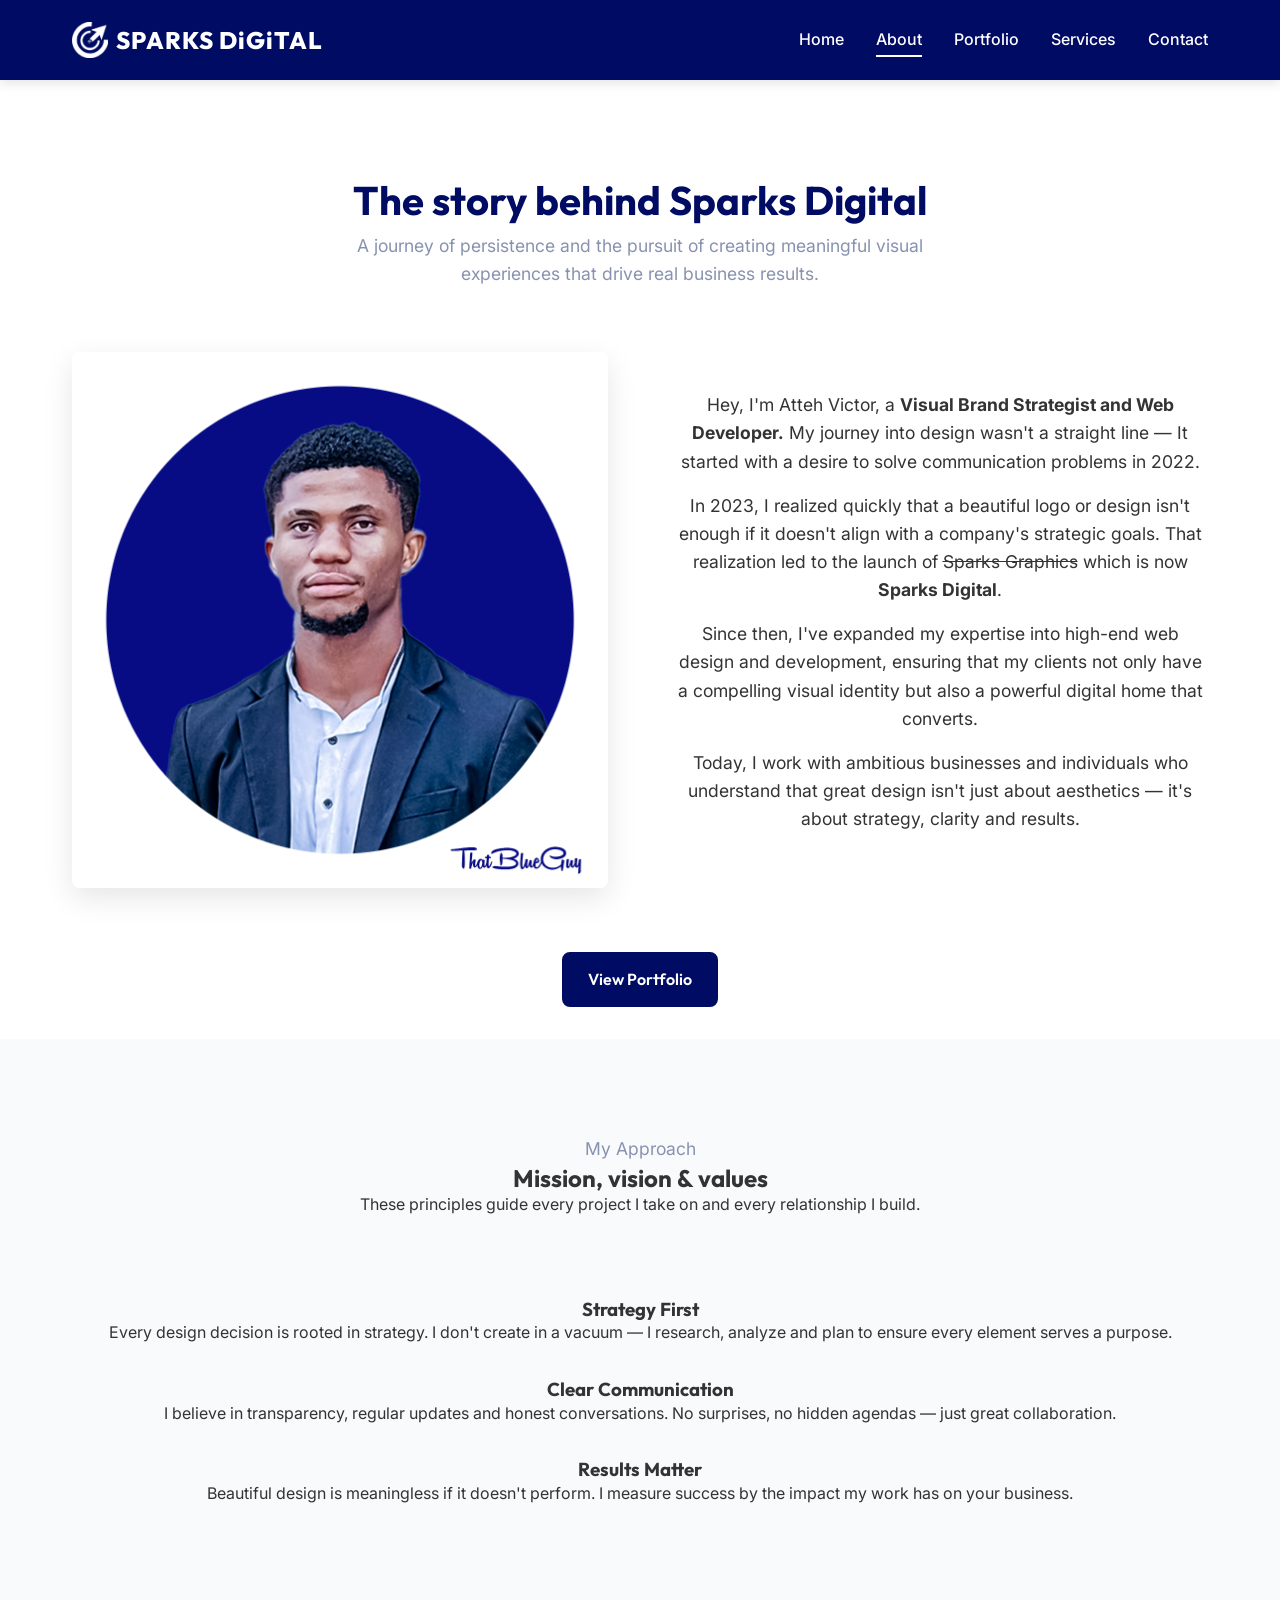
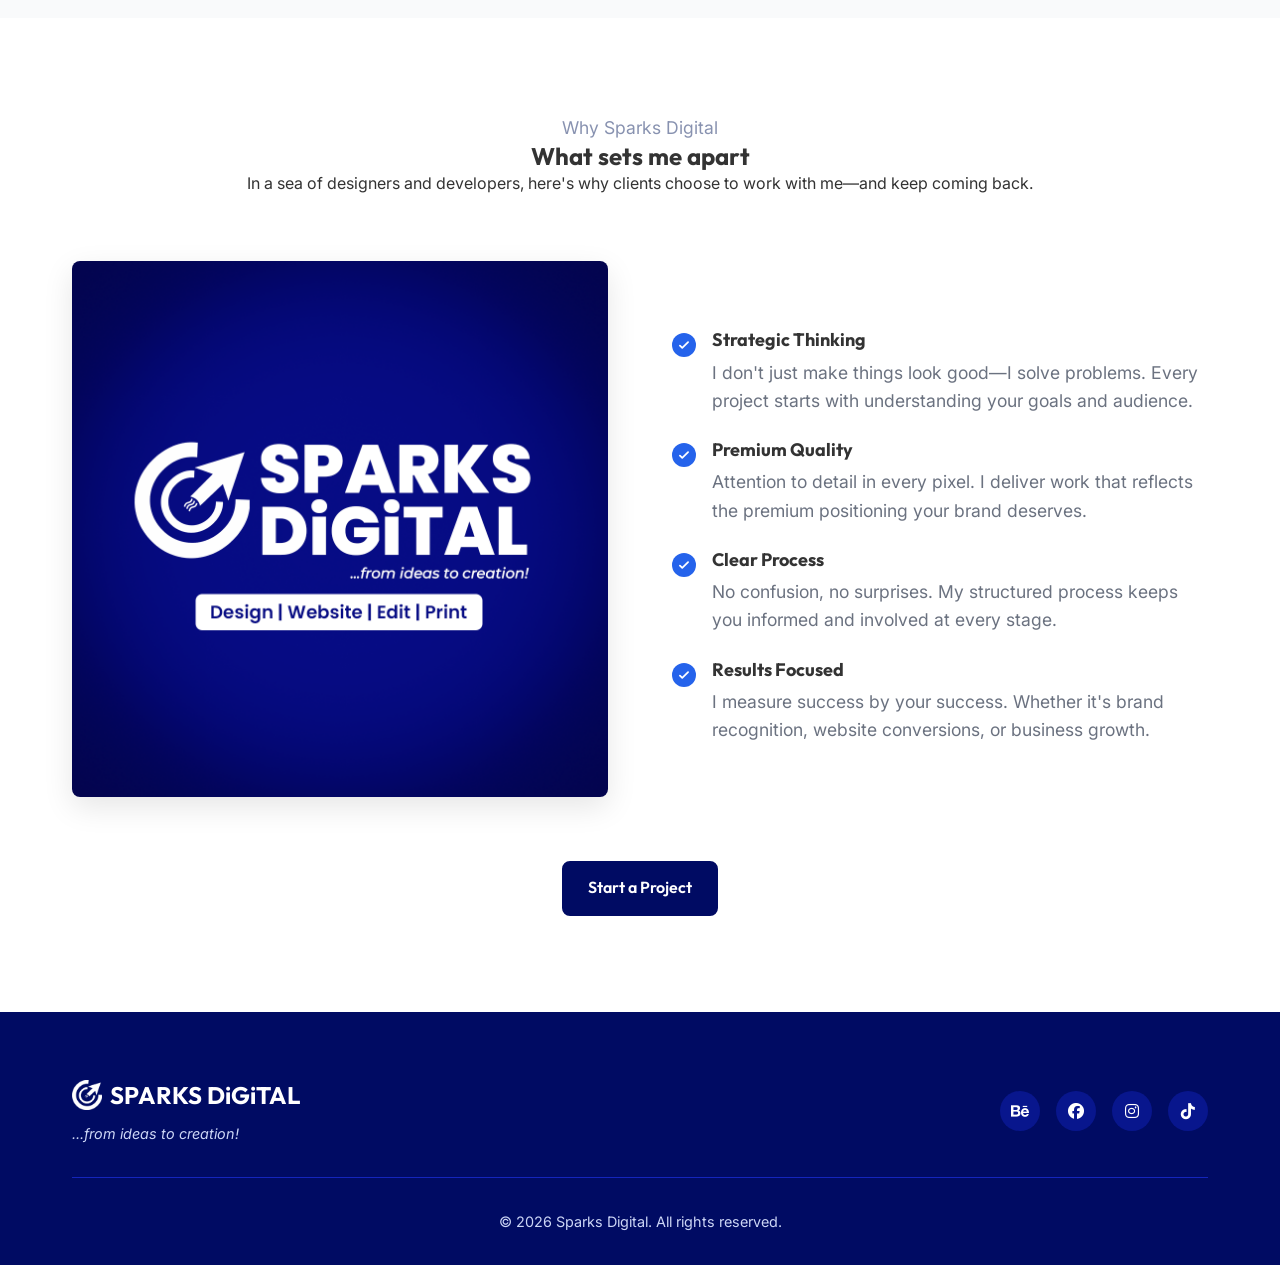
<file: about.html>
<!DOCTYPE html>
<html lang="en">

<head>
  <meta charset="UTF-8">
  <meta name="viewport" content="width=device-width, initial-scale=1.0">
  <title>About | Sparks Digital</title>
  <meta name="description"
    content="Learn about Atteh Victor, the visual brand strategist and web developer behind Sparks Digital.">

  <link rel="stylesheet" href="https://cdnjs.cloudflare.com/ajax/libs/font-awesome/6.4.0/css/all.min.css">

  <link rel="stylesheet" href="variables.css">
  <link rel="stylesheet" href="reset.css">
  <link rel="stylesheet" href="layout.css">
  <link rel="stylesheet" href="components.css">
  <link rel="stylesheet" href="pages.css">
</head>

<body>

  <!-- Navigation -->
  <nav class="navbar">
    <div class="nav-container">
      <a href="index.html" class="logo-wrapper">
        <img src="brand-logo.png" alt="Sparks Digital Logo Mark" class="brand-logo-mark"
          onerror="this.style.display='none';">
        <span class="logo">SPARKS DiGiTAL</span>
      </a>

      <div class="nav-links">
        <a href="index.html">Home</a>
        <a href="about.html" class="active">About</a>
        <a href="portfolio.html">Portfolio</a>
        <a href="services.html">Services</a>
        <a href="contact.html">Contact</a>
      </div>

      <button class="mobile-menu-btn" aria-label="Toggle Menu">
        <i class="fas fa-bars"></i>
      </button>
    </div>
  </nav>

  <!-- Main Content -->
  <main>
    <section class="section about-hero">
      <div class="container">
        <div class="section-header fade-in">
          <h1 class="section-title">The story behind Sparks Digital</h1>
          <p class="section-subtitle">A journey of persistence and the pursuit of creating meaningful visual experiences
            that drive real business results.
        </div>

        <div class="about-grid">
          <div class="fade-in">
            <img src="victor-hero.webp.png" alt="Atteh Victor Professional Portrait"
              style="border-radius: var(--border-radius); box-shadow: 0 10px 30px rgba(0,0,0,0.1);">
          </div>
          <div class="about-text fade-in" style="transition-delay: 0.1s;">
            <p>Hey, I'm Atteh Victor, a <strong>Visual Brand Strategist and Web Developer.</strong> My journey into
              design wasn't a
              straight line — It
              started with a desire to solve communication problems in 2022.</p>

            <p>In 2023, I realized quickly that a beautiful logo or design isn't enough if it doesn't align with a
              company's
              strategic goals. That realization led to the launch of <s>Sparks Graphics</s> which is now <strong>Sparks
                Digital</strong>.</p>

            <p>Since then, I've expanded my expertise into high-end web design and development, ensuring that my clients
              not only have a compelling visual identity but also a powerful digital home that converts.</p>

            <p>Today, I work with ambitious businesses and individuals who understand that great design isn't just about
              aesthetics — it's about strategy, clarity and results.</p>

          </div>

        </div>
        <a href="portfolio.html" class="btn btn-primary" style="margin-top: 4rem;">View Portfolio</a>
      </div>
    </section>



    <!-- Mission & Values Section -->
    <section class="section" style="background-color: #F9FAFB;">
      <div class="container">
        <div class="section-header reveal">
          <p class="section-subtitle">My Approach</p>
          <h2>Mission, vision & values</h2>
          <p>These principles guide every project I take on and every relationship I build.</p>
        </div>
        <div class="values-grid">
          <div class="value-card reveal">
            <h3>Strategy First</h3>
            <p>Every design decision is rooted in strategy. I don't create in a vacuum — I research, analyze and
              plan to ensure every element serves a purpose.</p>
          </div>
          <div class="value-card reveal">
            <h3>Clear Communication</h3>
            <p>I believe in transparency, regular updates and honest conversations. No surprises, no hidden
              agendas — just great collaboration.</p>
          </div>
          <div class="value-card reveal">
            <h3>Results Matter</h3>
            <p>Beautiful design is meaningless if it doesn't perform. I measure success by the impact my work has on
              your business.</p>
          </div>
        </div>


      </div>
    </section>

    <!-- Why Work With Me Section -->
    <section class="about-preview section">
      <div class="container">
        <div class="section-header reveal">
          <p class="section-subtitle">Why Sparks Digital</p>
          <h2>What sets me apart</h2>
          <p>In a sea of designers and developers, here's why clients choose to work with me—and keep
            coming back.</p>
        </div>

        <div class="about-grid">
          <div class="fade-in">
            <img src="SD EE.png" alt="Atteh Victor Professional Portrait" class="about-portrait">
          </div>

          <div class="about-text fade-in">
            <div class="about-benefits-list">

              <div class="about-benefit-item">
                <div class="about-benefit-icon">
                  <svg xmlns="http://www.w3.org/2000/svg" fill="none" viewBox="0 0 24 24" stroke="white"
                    stroke-width="3">
                    <path stroke-linecap="round" stroke-linejoin="round" d="M5 13l4 4L19 7" />
                  </svg>
                </div>
                <div class="about-benefit-content">
                  <h4>Strategic Thinking</h4>
                  <p>I don't just make things look good—I solve problems. Every project starts with understanding your
                    goals and audience.</p>
                </div>
              </div>

              <div class="about-benefit-item">
                <div class="about-benefit-icon">
                  <svg xmlns="http://www.w3.org/2000/svg" fill="none" viewBox="0 0 24 24" stroke="white"
                    stroke-width="3">
                    <path stroke-linecap="round" stroke-linejoin="round" d="M5 13l4 4L19 7" />
                  </svg>
                </div>
                <div class="about-benefit-content">
                  <h4>Premium Quality</h4>
                  <p>Attention to detail in every pixel. I deliver work that reflects the premium positioning your brand
                    deserves.</p>
                </div>
              </div>

              <div class="about-benefit-item">
                <div class="about-benefit-icon">
                  <svg xmlns="http://www.w3.org/2000/svg" fill="none" viewBox="0 0 24 24" stroke="white"
                    stroke-width="3">
                    <path stroke-linecap="round" stroke-linejoin="round" d="M5 13l4 4L19 7" />
                  </svg>
                </div>
                <div class="about-benefit-content">
                  <h4>Clear Process</h4>
                  <p>No confusion, no surprises. My structured process keeps you informed and involved at every stage.
                  </p>
                </div>
              </div>

              <div class="about-benefit-item">
                <div class="about-benefit-icon">
                  <svg xmlns="http://www.w3.org/2000/svg" fill="none" viewBox="0 0 24 24" stroke="white"
                    stroke-width="3">
                    <path stroke-linecap="round" stroke-linejoin="round" d="M5 13l4 4L19 7" />
                  </svg>
                </div>
                <div class="about-benefit-content">
                  <h4>Results Focused</h4>
                  <p>I measure success by your success. Whether it's brand recognition, website conversions, or business
                    growth.</p>
                </div>
              </div>
            </div>
          </div>
        </div>

        <a href="contact.html" class="btn btn-primary" style="margin-top: 4rem;">Start a Project</a>
      </div>
    </section>
  </main>

  <!-- Footer -->
  <footer class="footer">
    <div class="container">
      <div class="footer-content">
        <div class="footer-brand">
          <a href="index.html" class="footer-logo-wrapper">
            <img src="brand-logo.png" alt="Sparks Digital Logo Mark" class="footer-brand-logo-mark"
              onerror="this.style.display='none';">
            <span class="footer-logo">SPARKS DiGiTAL</span>
          </a>
          <p style="max-width: 300px; font-size: 0.9rem;font-style: italic;">...from ideas to creation!</p>
        </div>

        <div class="footer-socials">
          <a href="https://www.behance.net/victorsparks1" aria-label="Behance"><i class="fab fa-behance"></i></a>
          <a href="https://www.facebook.com/share/1DuxGNwn9v/?mibextid=wwXIfr" aria-label="Facebook"><i
              class="fab fa-facebook"></i></a>
          <a href="https://www.instagram.com/sparkssdigital?igsh=NWFib2I0aDZudTU4&utm_source=qr"
            aria-label="Instagram"><i class="fab fa-instagram"></i></a>
          <a href="https://www.tiktok.com/@sparkssdigital?_r=1&amp;_t=ZS-95GRQMJweeN" aria-label="Tiktok"><i
              class="fab fa-tiktok"></i></a>
        </div>
      </div>
      <div class="footer-bottom">
        <p>&copy; <span id="year"></span> Sparks Digital. All rights reserved.</p>
      </div>
    </div>
  </footer>


  <script src="main.js"></script>
  <script>
    document.getElementById('year').textContent = new Date().getFullYear();
  </script>
</body>

</html>
</file>
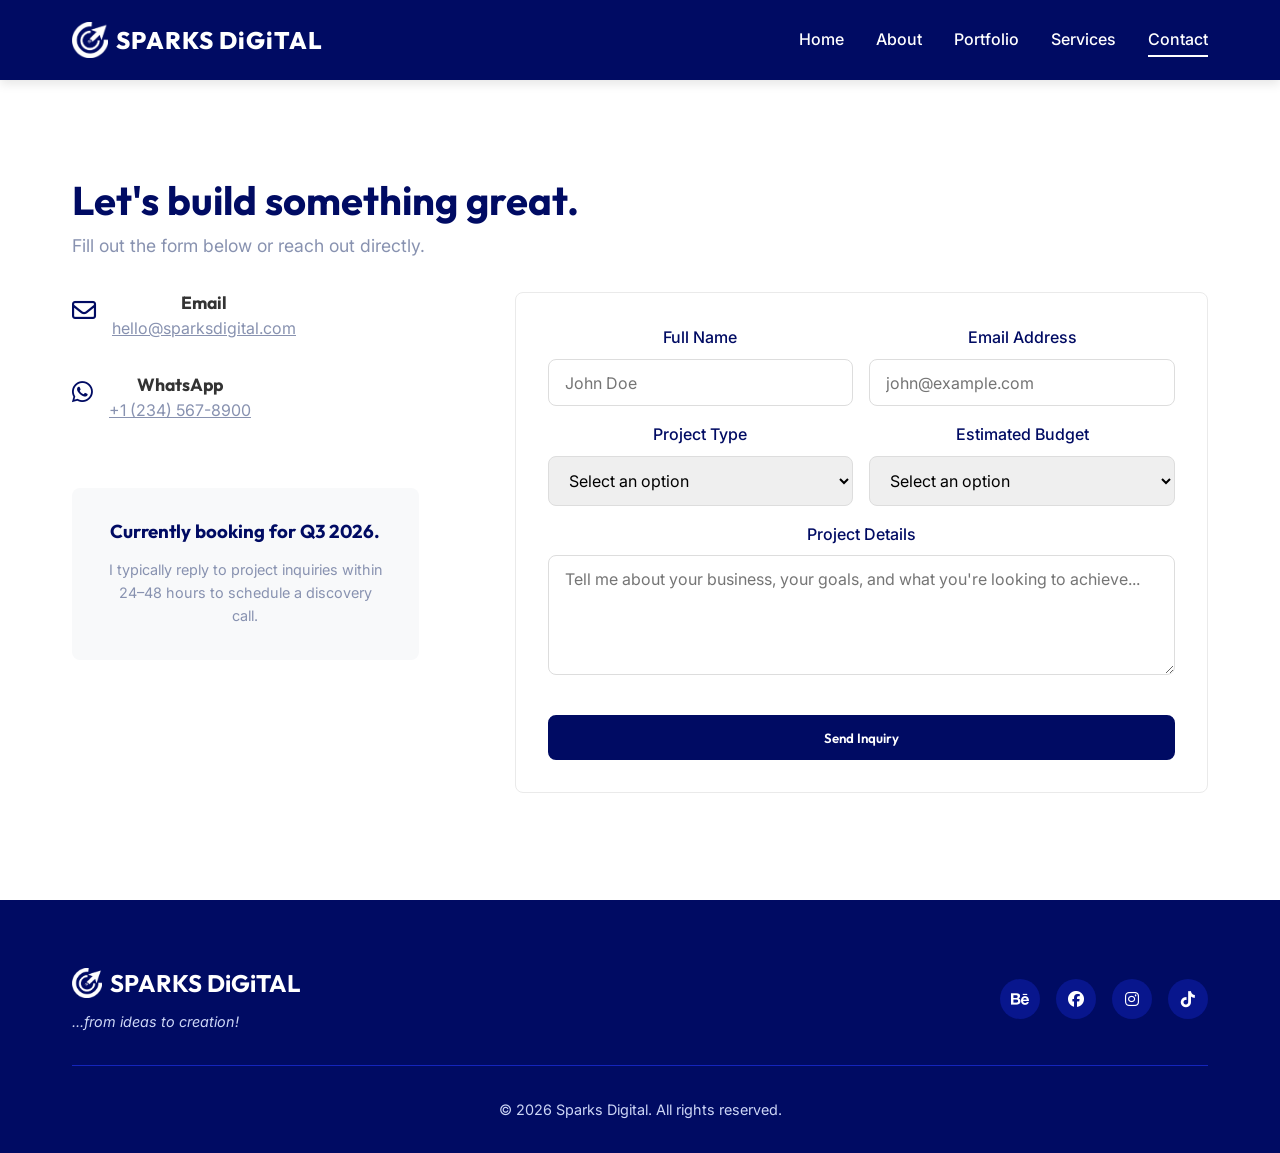
<file: contact.html>
<!DOCTYPE html>
<html lang="en">

<head>
  <meta charset="UTF-8">
  <meta name="viewport" content="width=device-width, initial-scale=1.0">
  <title>Contact | Sparks Digital</title>
  <meta name="description" content="Get in touch with Sparks Digital to start a project.">

  <link rel="stylesheet" href="https://cdnjs.cloudflare.com/ajax/libs/font-awesome/6.4.0/css/all.min.css">

  <link rel="stylesheet" href="variables.css">
  <link rel="stylesheet" href="reset.css">
  <link rel="stylesheet" href="layout.css">
  <link rel="stylesheet" href="components.css">
  <link rel="stylesheet" href="pages.css">
</head>

<body>

  <!-- Navigation -->
  <nav class="navbar">
    <div class="nav-container">
      <a href="index.html" class="logo-wrapper">
        <img src="brand-logo.png" alt="Sparks Digital Logo Mark" class="brand-logo-mark"
          onerror="this.style.display='none';">
        <span class="logo">SPARKS DiGiTAL</span>
      </a>

      <div class="nav-links">
        <a href="index.html">Home</a>
        <a href="about.html">About</a>
        <a href="portfolio.html">Portfolio</a>
        <a href="services.html">Services</a>
        <a href="contact.html" class="active">Contact</a>
      </div>

      <button class="mobile-menu-btn" aria-label="Toggle Menu">
        <i class="fas fa-bars"></i>
      </button>
    </div>
  </nav>

  <!-- Main Content -->
  <main>
    <section class="section">
      <div class="container fade-in">
        <div class="section-header" style="text-align: left; margin-bottom: var(--spacing-md);">
          <h1 class="section-title">Let's build something great.</h1>
          <p class="section-subtitle" style="margin-left: 0;">Fill out the form below or reach out directly.</p>
        </div>

        <div class="contact-grid">
          <!-- Contact Info -->
          <div class="contact-info">
            <div class="contact-info-item">
              <div class="contact-info-icon"><i class="fa-regular fa-envelope"></i></div>
              <div>
                <h3 style="font-size: 1.1rem; margin-bottom: 0.2rem;">Email</h3>
                <a href="mailto:hello@sparksdigital.com"
                  style="color: var(--text-light); text-decoration: underline;">hello@sparksdigital.com</a>
              </div>
            </div>

            <div class="contact-info-item">
              <div class="contact-info-icon"><i class="fa-brands fa-whatsapp"></i></div>
              <div>
                <h3 style="font-size: 1.1rem; margin-bottom: 0.2rem;">WhatsApp</h3>
                <a href="https://wa.me/1234567890" style="color: var(--text-light); text-decoration: underline;">+1
                  (234) 567-8900</a>
              </div>
            </div>

            <div
              style="margin-top: var(--spacing-lg); padding: var(--spacing-md); background: var(--off-white); border-radius: var(--border-radius);">
              <h3 style="margin-bottom: 1rem; color: var(--primary-blue);">Currently booking for Q3 2026.</h3>
              <p style="font-size: 0.9rem; color: var(--text-light);">I typically reply to project inquiries within
                24–48 hours to schedule a discovery call.</p>
            </div>
          </div>

          <!-- Contact Form -->
          <div class="card form-container" style="box-shadow: none; border: 1px solid #eaeaea;">
            <form action="#" method="POST" id="contactForm">
              <div style="display: grid; grid-template-columns: 1fr 1fr; gap: 1rem;">
                <div class="form-group">
                  <label for="name" class="form-label">Full Name</label>
                  <input type="text" id="name" name="name" class="form-control" required placeholder="John Doe">
                </div>
                <div class="form-group">
                  <label for="email" class="form-label">Email Address</label>
                  <input type="email" id="email" name="email" class="form-control" required
                    placeholder="john@example.com">
                </div>
              </div>

              <div style="display: grid; grid-template-columns: 1fr 1fr; gap: 1rem;">
                <div class="form-group">
                  <label for="projectType" class="form-label">Project Type</label>
                  <select id="projectType" name="projectType" class="form-control" required>
                    <option value="" disabled selected>Select an option</option>
                    <option value="branding">Brand Identity Design</option>
                    <option value="web">Web Design & Development</option>
                    <option value="both">Branding + Web</option>
                    <option value="other">Other</option>
                  </select>
                </div>
                <div class="form-group">
                  <label for="budget" class="form-label">Estimated Budget</label>
                  <select id="budget" name="budget" class="form-control" required>
                    <option value="" disabled selected>Select an option</option>
                    <option value="1500-3000">$1,500 - $3,000</option>
                    <option value="3000-5000">$3,000 - $5,000</option>
                    <option value="5000+">$5,000+</option>
                  </select>
                </div>
              </div>

              <div class="form-group">
                <label for="message" class="form-label">Project Details</label>
                <textarea id="message" name="message" class="form-control" required
                  placeholder="Tell me about your business, your goals, and what you're looking to achieve..."></textarea>
              </div>

              <button type="submit" class="btn btn-primary" style="width: 100%; margin-top: 1rem;">Send Inquiry</button>
            </form>
          </div>
        </div>
      </div>
    </section>
  </main>

  <!-- Footer -->
  <footer class="footer">
    <div class="container">
      <div class="footer-content">
        <div class="footer-brand">
          <a href="index.html" class="footer-logo-wrapper">
            <img src="brand-logo.png" alt="Sparks Digital Logo Mark" class="footer-brand-logo-mark"
              onerror="this.style.display='none';">
            <span class="footer-logo">SPARKS DiGiTAL</span>
          </a>
          <p style="max-width: 300px; font-size: 0.9rem;font-style: italic;">...from ideas to creation!</p>
        </div>

        <div class="footer-socials">
          <a href="https://www.behance.net/victorsparks1" aria-label="Behance"><i class="fab fa-behance"></i></a>
          <a href="https://www.facebook.com/share/1DuxGNwn9v/?mibextid=wwXIfr" aria-label="Facebook"><i
              class="fab fa-facebook"></i></a>
          <a href="https://www.instagram.com/sparkssdigital?igsh=NWFib2I0aDZudTU4&utm_source=qr"
            aria-label="Instagram"><i class="fab fa-instagram"></i></a>
          <a href="https://www.tiktok.com/@sparkssdigital?_r=1&amp;_t=ZS-95GRQMJweeN" aria-label="Tiktok"><i
              class="fab fa-tiktok"></i></a>
        </div>
      </div>
      <div class="footer-bottom">
        <p>&copy; <span id="year"></span> Sparks Digital. All rights reserved.</p>
      </div>
    </div>
  </footer>


  <script src="main.js"></script>
  <script>
    document.getElementById('year').textContent = new Date().getFullYear();

    // Simple form submission prevention for demo
    document.getElementById('contactForm').addEventListener('submit', function (e) {
      e.preventDefault();
      const btn = this.querySelector('button[type="submit"]');
      const originalText = btn.textContent;
      btn.textContent = 'Message Sent Successfully!';
      btn.style.backgroundColor = '#10B981'; // Success green
      btn.style.borderColor = '#10B981';

      setTimeout(() => {
        btn.textContent = originalText;
        btn.style.backgroundColor = '';
        btn.style.borderColor = '';
        this.reset();
      }, 3000);
    });
  </script>
</body>

</html>
</file>
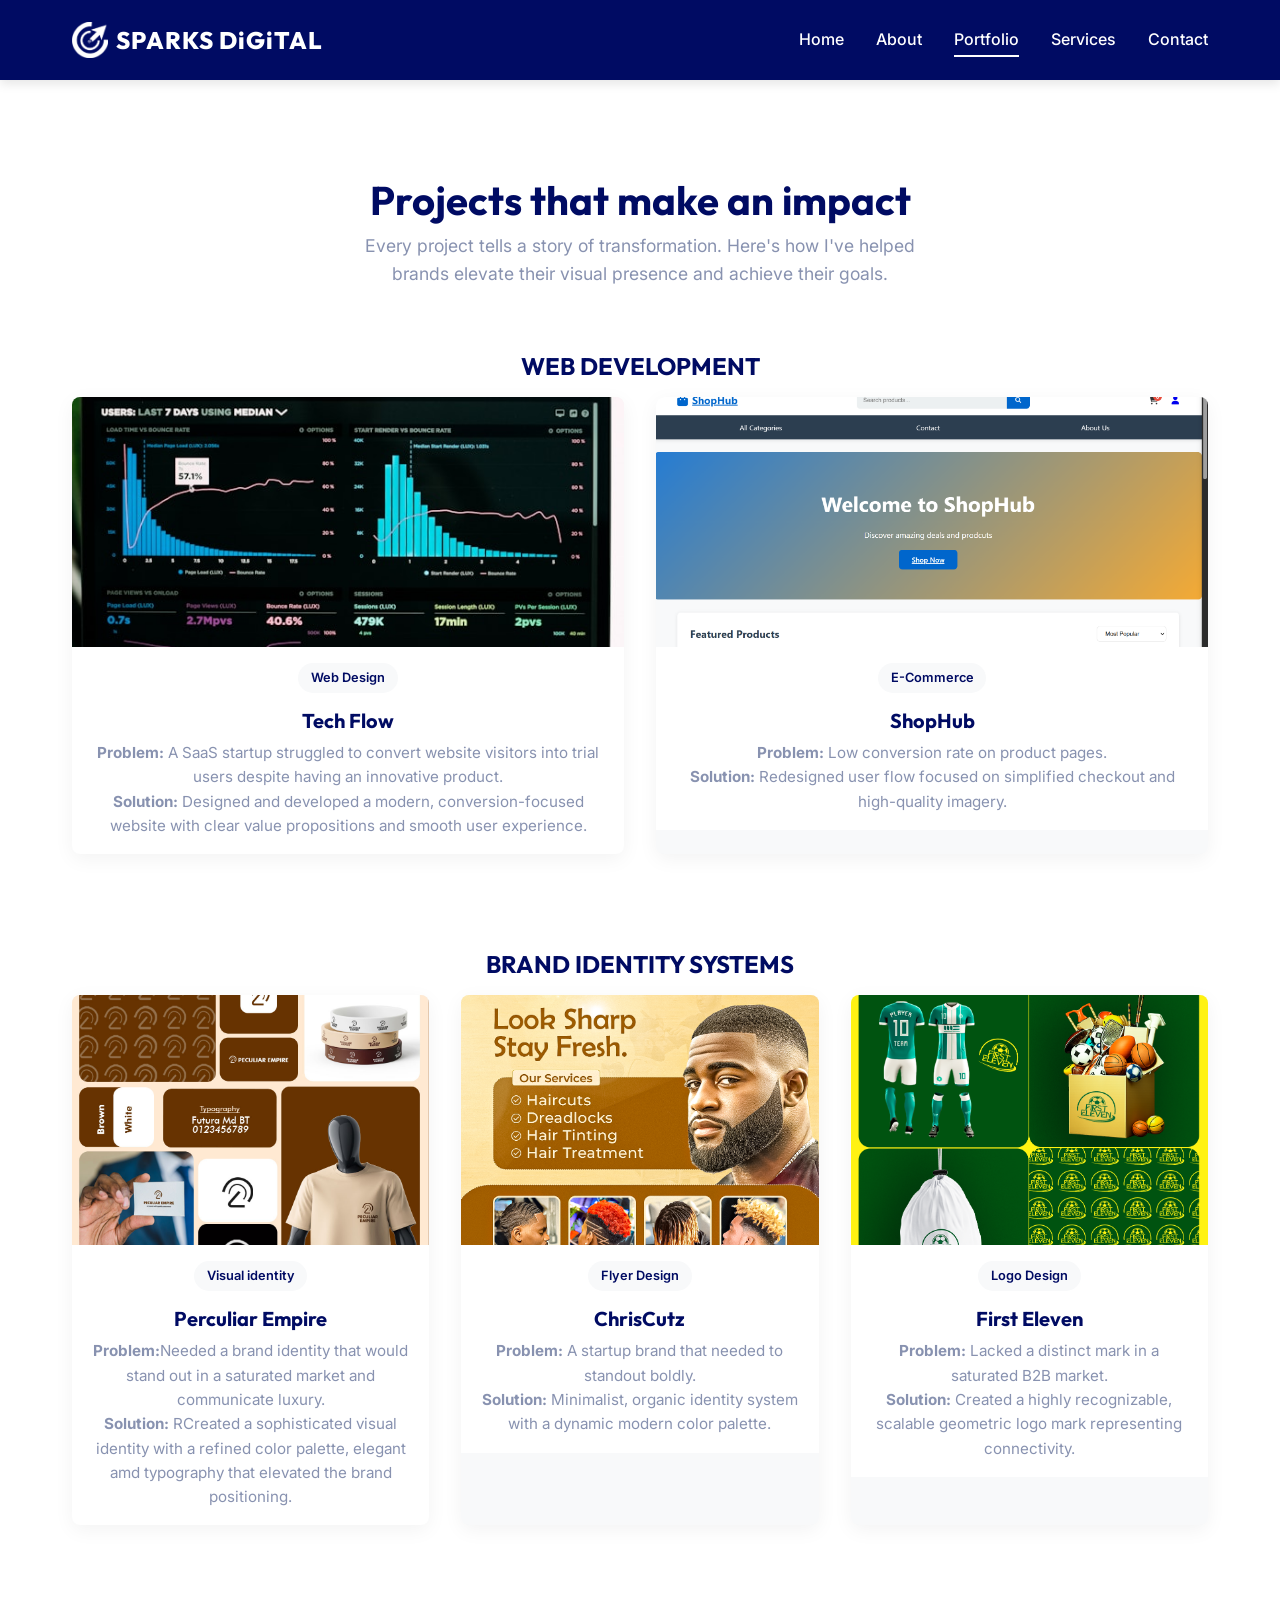
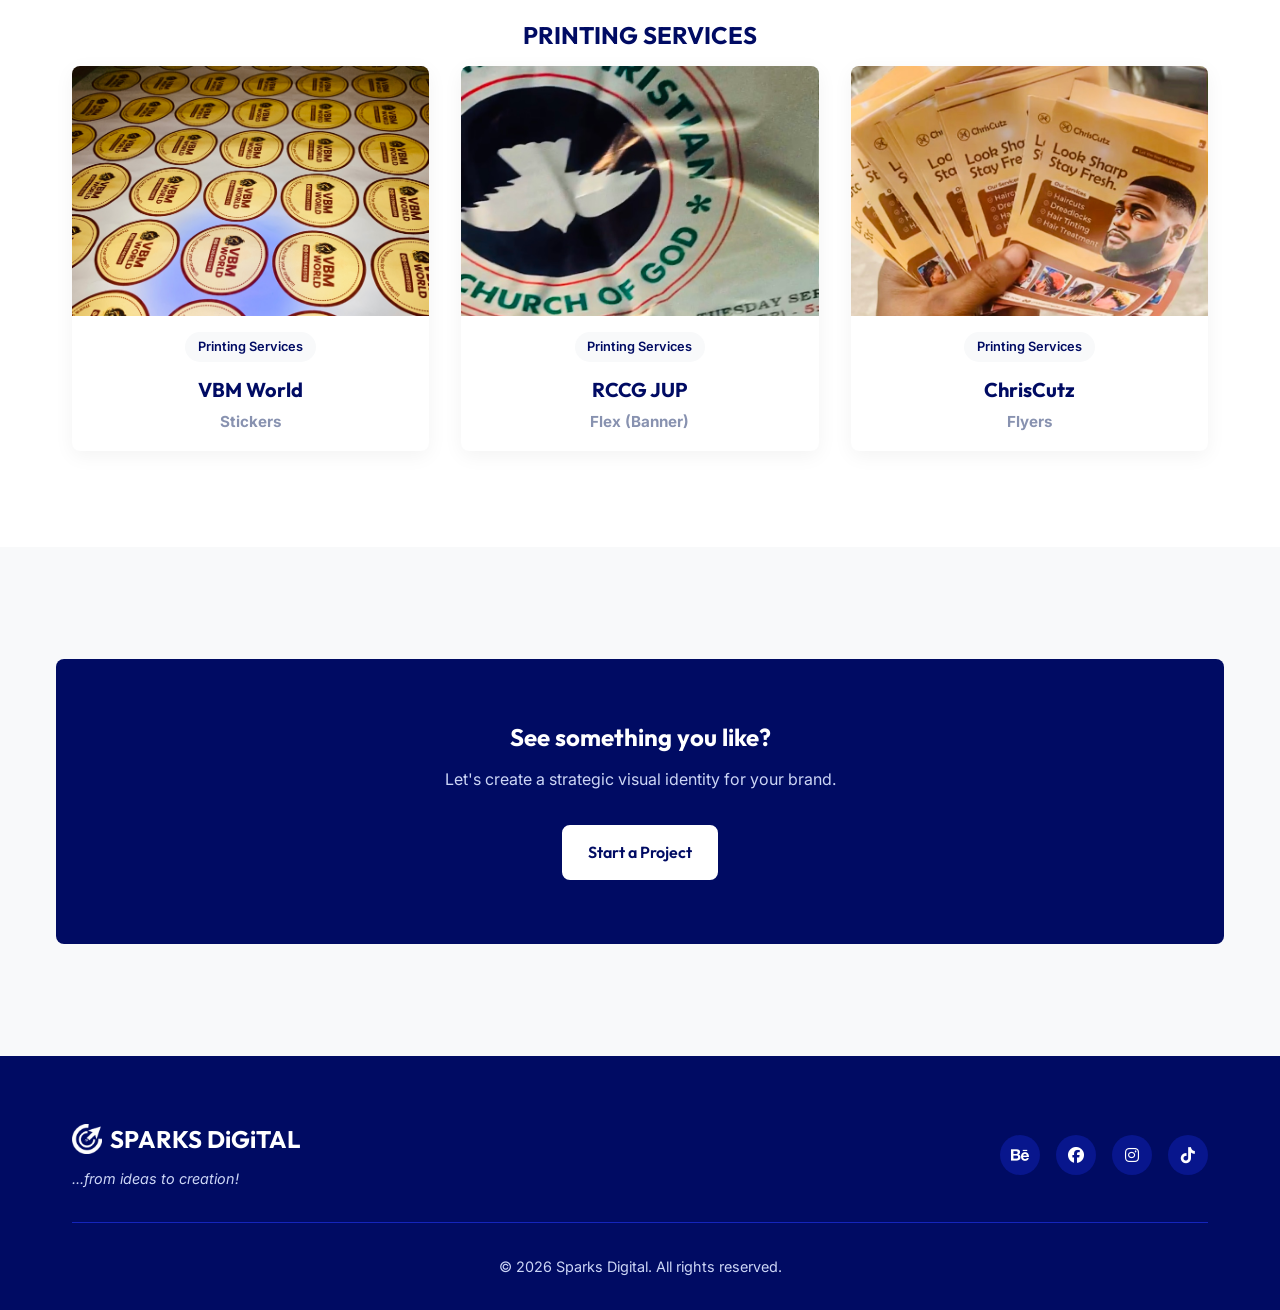
<file: portfolio.html>
<!DOCTYPE html>
<html lang="en">

<head>
  <meta charset="UTF-8">
  <meta name="viewport" content="width=device-width, initial-scale=1.0">
  <title>Portfolio | Sparks Digital</title>
  <meta name="description"
    content="View the portfolio of Sparks Digital, featuring brand identity and web design projects.">

  <link rel="stylesheet" href="https://cdnjs.cloudflare.com/ajax/libs/font-awesome/6.4.0/css/all.min.css">

  <link rel="stylesheet" href="variables.css">
  <link rel="stylesheet" href="reset.css">
  <link rel="stylesheet" href="layout.css">
  <link rel="stylesheet" href="components.css">
  <link rel="stylesheet" href="pages.css">
</head>

<body>

  <!-- Navigation -->
  <nav class="navbar">
    <div class="nav-container">
      <a href="index.html" class="logo-wrapper">
        <img src="brand-logo.png" alt="Sparks Digital Logo Mark" class="brand-logo-mark"
          onerror="this.style.display='none';">
        <span class="logo">SPARKS DiGiTAL</span>
      </a>

      <div class="nav-links">
        <a href="index.html">Home</a>
        <a href="about.html">About</a>
        <a href="portfolio.html" class="active">Portfolio</a>
        <a href="services.html">Services</a>
        <a href="contact.html">Contact</a>
      </div>

      <button class="mobile-menu-btn" aria-label="Toggle Menu">
        <i class="fas fa-bars"></i>
      </button>
    </div>
  </nav>

  <!-- Main Content -->
  <main>
    <section class="section">
      <div class="container">
        <div class="section-header fade-in">
          <h1 class="section-title">Projects that make an impact</h1>
          <p class="section-subtitle">Every project tells a story of transformation. Here's how I've helped brands
            elevate their visual presence and achieve their goals.</p>
        </div>

        <!-- Web Design Projects -->
        <h2 style="margin: var(--spacing-lg) 0 var(--spacing-sm); color: var(--primary-blue);" class="fade-in">WEB
          DEVELOPMENT</h2>
        <div class="portfolio-grid">
          <div class="card portfolio-card fade-in">
            <img src="finance..jpeg" alt="finance" class="portfolio-img">
            <div class="portfolio-content">
              <span class="badge">Web Design</span>
              <h3 class="card-title">Tech Flow</h3>
              <p class="card-desc"><strong>Problem:</strong> A SaaS startup struggled to convert website visitors into
                trial users despite having an innovative product.<br><strong>Solution:</strong> Designed and developed a
                modern, conversion-focused website with clear value propositions and smooth user experience.</p>
            </div>
          </div>

          <div class="card portfolio-card fade-in" style="transition-delay: 0.1s;">
            <img src="shophub.png" alt="ShopHub" class="portfolio-img">
            <div class="portfolio-content">
              <span class="badge">E-Commerce</span>
              <h3 class="card-title">ShopHub</h3>
              <p class="card-desc"><strong>Problem:</strong> Low conversion rate on product
                pages.<br><strong>Solution:</strong> Redesigned user flow focused on simplified checkout and
                high-quality imagery.</p>
            </div>
          </div>
        </div>

        <!-- Branding Projects -->
        <h2 style="margin: var(--spacing-xl) 0 var(--spacing-sm); color: var(--primary-blue);" class="fade-in">BRAND
          IDENTITY SYSTEMS</h2>
        <div class="portfolio-grid">
          <div class="card portfolio-card fade-in">
            <img src="Peculiar-Empire.jpg" alt="Perculiar Empire" class="portfolio-img">
            <div class="portfolio-content">
              <a href="https://www.behance.net/gallery/235887421/LOGO-DESIGN-FOR-PECULIAR-EMPIRE" target="_blank">
                <span class="badge">Visual identity</span>
                <h3 class="card-title">Perculiar Empire</h3>
                <p class="card-desc"><strong>Problem:</strong>Needed a brand identity that would stand out in a
                  saturated
                  market and communicate luxury.<br><strong>Solution:</strong>
                  RCreated a sophisticated visual identity with a refined color palette, elegant amd typography that
                  elevated the brand positioning.</p>
              </a>
            </div>
          </div>

          <div class="card portfolio-card fade-in">
            <img src="ChrisCutz flyer.png" alt="ChrisCutz" class="portfolio-img">
            <div class="portfolio-content">
              <a href="https://www.behance.net/gallery/242789197/FLYER-DESIGN-FOR-CHRISCUTZ" target="_blank">
                <span class="badge">Flyer Design</span>
                <h3 class="card-title">ChrisCutz</h3>
                <p class="card-desc"><strong>Problem:</strong> A startup brand that needed to standout
                  boldly.<br><strong>Solution:</strong>
                  Minimalist, organic identity system with a dynamic modern
                  color palette.</p>
              </a>
            </div>
          </div>

          <div class="card portfolio-card fade-in" style="transition-delay: 0.1s;">
            <img src="Artboard 3.png" alt="First Eleven" class="portfolio-img">
            <div class="portfolio-content">
              <a href="https://www.behance.net/gallery/244298893/LOGO-DESIGN-FOR-FIRST-ELEVEN" target="_blank">
                <span class="badge">Logo Design</span>
                <h3 class="card-title">First Eleven</h3>
                <p class="card-desc"><strong>Problem:</strong> Lacked a distinct mark in a saturated B2B
                  market.<br><strong>Solution:</strong> Created a highly recognizable, scalable geometric logo mark
                  representing connectivity.</p>
              </a>
            </div>
          </div>
        </div>


        <!-- Printing Projects -->
        <h2 style="margin: var(--spacing-xl) 0 var(--spacing-sm); color: var(--primary-blue);" class="fade-in">PRINTING
          SERVICES</h2>
        <div class="portfolio-grid">
          <div class="card portfolio-card fade-in">
            <img src="VBM.JPG" alt="VBM" class="portfolio-img">
            <div class="portfolio-content">
              <span class="badge">Printing Services</span>
              <h3 class="card-title">VBM World</h3>
              <p class="card-desc"><strong>Stickers</strong></p>
            </div>
          </div>


          <div class="card portfolio-card fade-in" style="transition-delay: 0.1s;">
            <img src="banner.PNG" alt="banner" class="portfolio-img">
            <div class="portfolio-content">
              <span class="badge">Printing Services</span>
              <h3 class="card-title">RCCG JUP</h3>
              <p class="card-desc"><strong>Flex (Banner)</strong></p>
            </div>
          </div>

          <div class="card portfolio-card fade-in" style="transition-delay: 0.1s;">
            <img src="Chriscutz.PNG" alt="ChrisCutz" class="portfolio-img">
            <div class="portfolio-content">
              <span class="badge">Printing Services</span>
              <h3 class="card-title">ChrisCutz</h3>
              <p class="card-desc"><strong>Flyers</strong></p>
            </div>
          </div>
        </div>


      </div>


      </div>
    </section>

    <!-- Final CTA -->
    <section class="section section-light">
      <div class="container fade-in">
        <div class="cta-section">
          <h2>See something you like?</h2>
          <p style="margin-bottom: var(--spacing-md); color: var(--text-bright);">Let's create a strategic visual
            identity for your brand.</p>
          <a href="contact.html" class="btn btn-white">Start a Project</a>
        </div>
      </div>
    </section>
  </main>

  <!-- Footer -->
  <footer class="footer">
    <div class="container">
      <div class="footer-content">
        <div class="footer-brand">
          <a href="index.html" class="footer-logo-wrapper">
            <img src="brand-logo.png" alt="Sparks Digital Logo Mark" class="footer-brand-logo-mark"
              onerror="this.style.display='none';">
            <span class="footer-logo">SPARKS DiGiTAL</span>
          </a>
          <p style="max-width: 300px; font-size: 0.9rem;font-style: italic;">...from ideas to creation!</p>
        </div>

        <div class="footer-socials">
          <a href="https://www.behance.net/victorsparks1" aria-label="Behance"><i class="fab fa-behance"></i></a>
          <a href="https://www.facebook.com/share/1DuxGNwn9v/?mibextid=wwXIfr" aria-label="Facebook"><i
              class="fab fa-facebook"></i></a>
          <a href="https://www.instagram.com/sparkssdigital?igsh=NWFib2I0aDZudTU4&utm_source=qr"
            aria-label="Instagram"><i class="fab fa-instagram"></i></a>
          <a href="https://www.tiktok.com/@sparkssdigital?_r=1&amp;_t=ZS-95GRQMJweeN" aria-label="Tiktok"><i
              class="fab fa-tiktok"></i></a>
        </div>
      </div>
      <div class="footer-bottom">
        <p>&copy; <span id="year"></span> Sparks Digital. All rights reserved.</p>
      </div>
    </div>
  </footer>


  <script src="main.js"></script>
  <script>
    document.getElementById('year').textContent = new Date().getFullYear();
  </script>
</body>

</html>
</file>
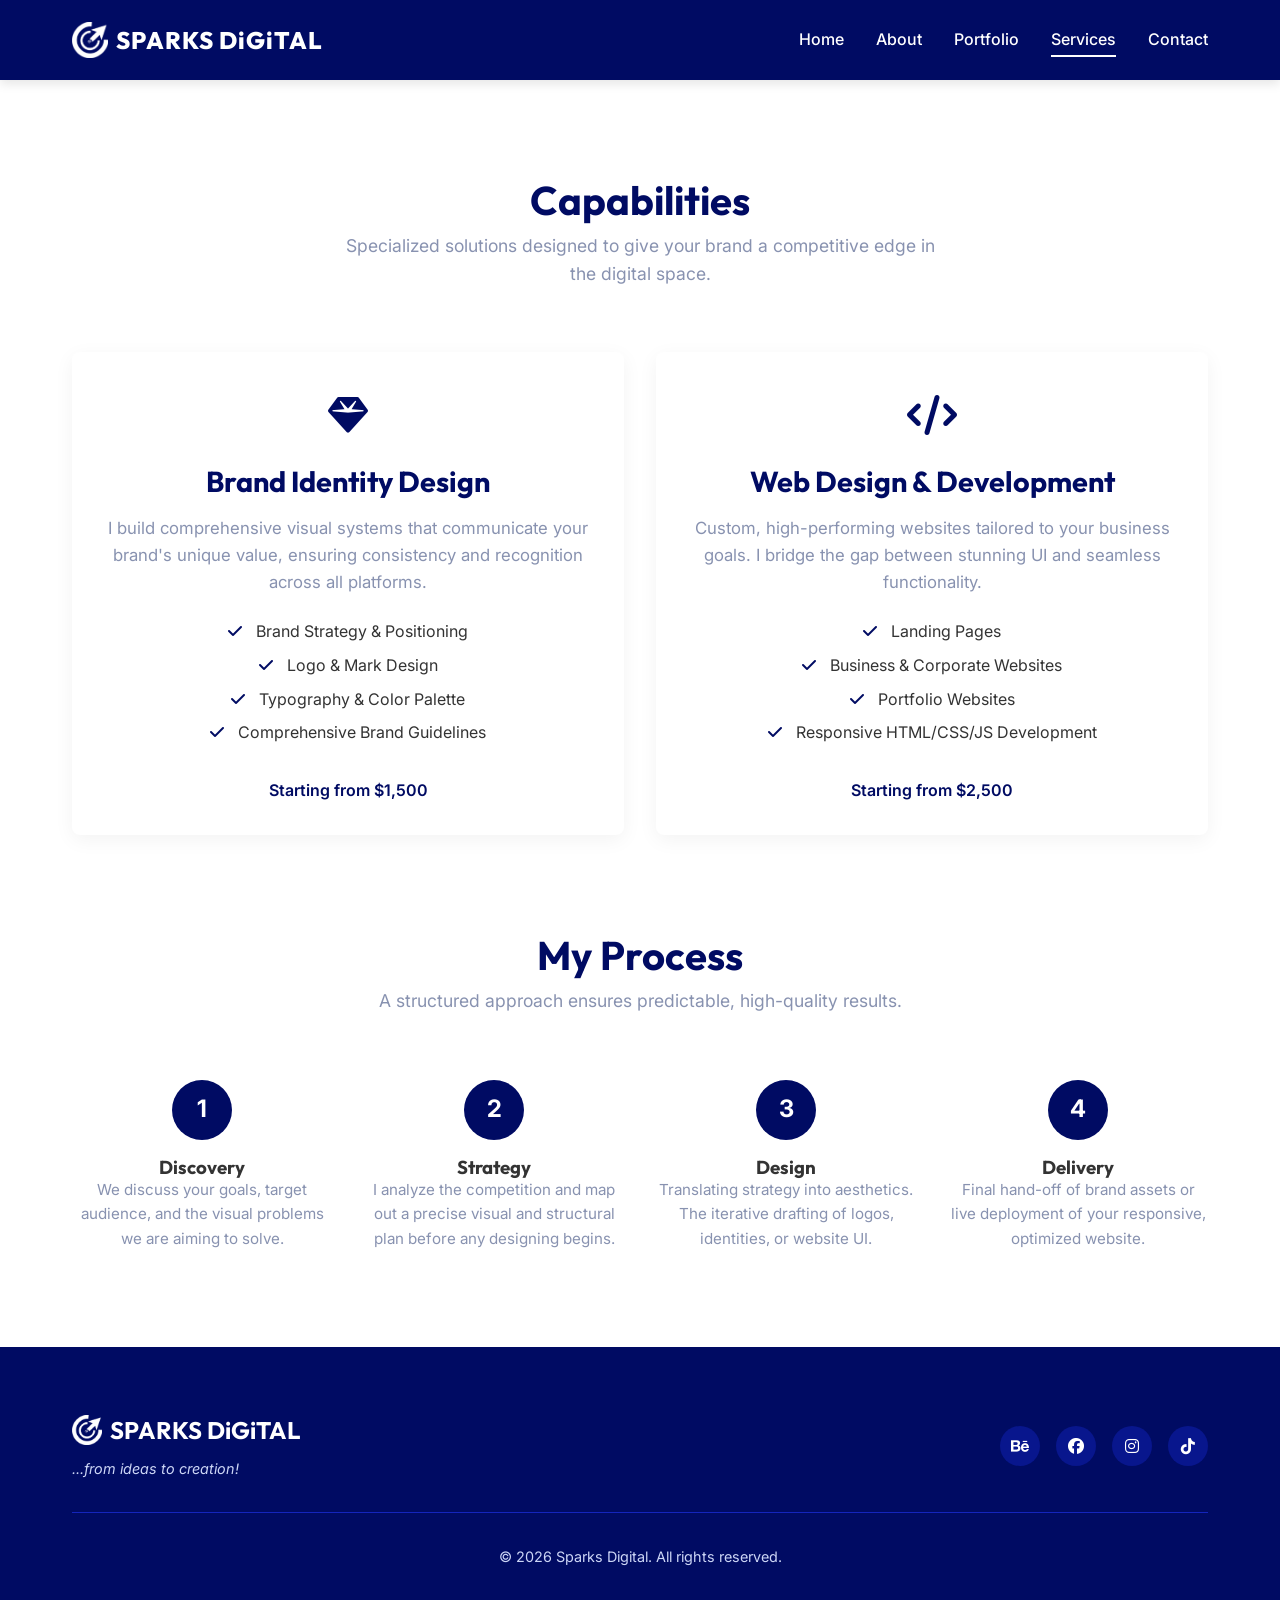
<file: services.html>
<!DOCTYPE html>
<html lang="en">

<head>
  <meta charset="UTF-8">
  <meta name="viewport" content="width=device-width, initial-scale=1.0">
  <title>Services | Sparks Digital</title>
  <meta name="description" content="Premium brand identity and web development services by Sparks Digital.">

  <link rel="stylesheet" href="https://cdnjs.cloudflare.com/ajax/libs/font-awesome/6.4.0/css/all.min.css">

  <link rel="stylesheet" href="variables.css">
  <link rel="stylesheet" href="reset.css">
  <link rel="stylesheet" href="layout.css">
  <link rel="stylesheet" href="components.css">
  <link rel="stylesheet" href="pages.css">
</head>

<body>

  <!-- Navigation -->
  <nav class="navbar">
    <div class="nav-container">
      <a href="index.html" class="logo-wrapper">
        <img src="/brand-logo.png" alt="Sparks Digital Logo Mark" class="brand-logo-mark"
          onerror="this.style.display='none';">
        <span class="logo">SPARKS DiGiTAL</span>
      </a>

      <div class="nav-links">
        <a href="index.html">Home</a>
        <a href="about.html">About</a>
        <a href="portfolio.html">Portfolio</a>
        <a href="services.html" class="active">Services</a>
        <a href="contact.html">Contact</a>
      </div>

      <button class="mobile-menu-btn" aria-label="Toggle Menu">
        <i class="fas fa-bars"></i>
      </button>
    </div>
  </nav>

  <!-- Main Content -->
  <main>
    <section class="section">
      <div class="container">
        <div class="section-header fade-in">
          <h1 class="section-title">Capabilities</h1>
          <p class="section-subtitle">Specialized solutions designed to give your brand a competitive edge in the
            digital space.</p>
        </div>

        <div class="services-grid" style="grid-template-columns: 1fr 1fr; margin-bottom: var(--spacing-xl);">
          <!-- Service 1 -->
          <div class="card fade-in">
            <div class="card-icon"><i class="fa-solid fa-gem"></i></div>
            <h2 class="card-title" style="font-size: 1.8rem; margin: 1rem 0;">Brand Identity Design</h2>
            <p class="card-desc" style="font-size: 1.05rem; margin-bottom: 1.5rem;">I build comprehensive visual systems
              that communicate your brand's unique value, ensuring consistency and recognition across all platforms.</p>

            <ul style="margin-bottom: 2rem;">
              <li style="margin-bottom: 0.5rem;"><i class="fa-solid fa-check"
                  style="color: var(--primary-blue); margin-right: 10px;"></i> Brand Strategy & Positioning</li>
              <li style="margin-bottom: 0.5rem;"><i class="fa-solid fa-check"
                  style="color: var(--primary-blue); margin-right: 10px;"></i> Logo & Mark Design</li>
              <li style="margin-bottom: 0.5rem;"><i class="fa-solid fa-check"
                  style="color: var(--primary-blue); margin-right: 10px;"></i> Typography & Color Palette</li>
              <li style="margin-bottom: 0.5rem;"><i class="fa-solid fa-check"
                  style="color: var(--primary-blue); margin-right: 10px;"></i> Comprehensive Brand Guidelines</li>
            </ul>

            <p style="font-weight: 600; color: var(--primary-blue);">Starting from $1,500</p>
          </div>

          <!-- Service 2 -->
          <div class="card fade-in" style="transition-delay: 0.1s;">
            <div class="card-icon"><i class="fa-solid fa-code"></i></div>
            <h2 class="card-title" style="font-size: 1.8rem; margin: 1rem 0;">Web Design & Development</h2>
            <p class="card-desc" style="font-size: 1.05rem; margin-bottom: 1.5rem;">Custom, high-performing websites
              tailored to your business goals. I bridge the gap between stunning UI and seamless functionality.</p>

            <ul style="margin-bottom: 2rem;">
              <li style="margin-bottom: 0.5rem;"><i class="fa-solid fa-check"
                  style="color: var(--primary-blue); margin-right: 10px;"></i> Landing Pages</li>
              <li style="margin-bottom: 0.5rem;"><i class="fa-solid fa-check"
                  style="color: var(--primary-blue); margin-right: 10px;"></i> Business & Corporate Websites</li>
              <li style="margin-bottom: 0.5rem;"><i class="fa-solid fa-check"
                  style="color: var(--primary-blue); margin-right: 10px;"></i> Portfolio Websites</li>
              <li style="margin-bottom: 0.5rem;"><i class="fa-solid fa-check"
                  style="color: var(--primary-blue); margin-right: 10px;"></i> Responsive HTML/CSS/JS Development</li>
            </ul>

            <p style="font-weight: 600; color: var(--primary-blue);">Starting from $2,500</p>
          </div>
        </div>

        <!-- The Process -->
        <h2 class="section-title text-center fade-in" style="text-align: center;">My Process</h2>
        <p class="section-subtitle fade-in" style="margin-bottom: var(--spacing-lg); text-align: center;">A structured
          approach ensures predictable, high-quality results.</p>

        <div class="process-steps">
          <div class="step fade-in">
            <div class="step-number">1</div>
            <h3>Discovery</h3>
            <p class="card-desc">We discuss your goals, target audience, and the visual problems we are aiming to solve.
            </p>
          </div>
          <div class="step fade-in" style="transition-delay: 0.1s;">
            <div class="step-number">2</div>
            <h3>Strategy</h3>
            <p class="card-desc">I analyze the competition and map out a precise visual and structural plan before any
              designing begins.</p>
          </div>
          <div class="step fade-in" style="transition-delay: 0.2s;">
            <div class="step-number">3</div>
            <h3>Design</h3>
            <p class="card-desc">Translating strategy into aesthetics. The iterative drafting of logos, identities, or
              website UI.</p>
          </div>
          <div class="step fade-in" style="transition-delay: 0.3s;">
            <div class="step-number">4</div>
            <h3>Delivery</h3>
            <p class="card-desc">Final hand-off of brand assets or live deployment of your responsive, optimized
              website.</p>
          </div>
        </div>

      </div>
    </section>
  </main>

  <!-- Footer -->
  <footer class="footer">
    <div class="container">
      <div class="footer-content">
        <div class="footer-brand">
          <a href="index.html" class="footer-logo-wrapper">
            <img src="brand-logo.png" alt="Sparks Digital Logo Mark" class="footer-brand-logo-mark"
              onerror="this.style.display='none';">
            <span class="footer-logo">SPARKS DiGiTAL</span>
          </a>
          <p style="max-width: 300px; font-size: 0.9rem;font-style: italic;">...from ideas to creation!</p>
        </div>

        <div class="footer-socials">
          <a href="https://www.behance.net/victorsparks1" aria-label="Behance"><i class="fab fa-behance"></i></a>
          <a href="https://www.facebook.com/share/1DuxGNwn9v/?mibextid=wwXIfr" aria-label="Facebook"><i
              class="fab fa-facebook"></i></a>
          <a href="https://www.instagram.com/sparkssdigital?igsh=NWFib2I0aDZudTU4&utm_source=qr"
            aria-label="Instagram"><i class="fab fa-instagram"></i></a>
          <a href="https://www.tiktok.com/@sparkssdigital?_r=1&amp;_t=ZS-95GRQMJweeN" aria-label="Tiktok"><i
              class="fab fa-tiktok"></i></a>
        </div>
      </div>
      <div class="footer-bottom">
        <p>&copy; <span id="year"></span> Sparks Digital. All rights reserved.</p>
      </div>
    </div>
  </footer>


  <script src="main.js"></script>
  <script>
    document.getElementById('year').textContent = new Date().getFullYear();
  </script>
</body>

</html>
</file>
<file: variables.css>
/* variables.css */
@import url('https://fonts.googleapis.com/css2?family=Outfit:wght@300;400;500;600;700;800&family=Inter:wght@400;500;600&display=swap');

:root {
  /* Colors */
  --primary-blue: #000B63; /* Extracted deep blue from logo */
  --light-blue: #08168D; /* Lighter shade for contrast */
  --accent-blue: #1425BC; /* Brightest shade for hover states */
  --highlight: #64FFDA; /* Can be changed, optional subtle accent */
  --white: #FFFFFF;
  --off-white: #F8F9FA;
  --text-dark: #333333;
  --text-light: #8892B0;
  --text-bright: #CCD6F6;

  /* Typography */
  --font-heading: 'Outfit', sans-serif;
  --font-body: 'Inter', sans-serif;

  /* Spacing */
  --spacing-xs: 0.5rem;
  --spacing-sm: 1rem;
  --spacing-md: 2rem;
  --spacing-lg: 4rem;
  --spacing-xl: 6rem;

  /* Other */
  --border-radius: 8px;
  --transition: all 0.3s cubic-bezier(0.645, 0.045, 0.355, 1);
  --nav-height: 80px;
}
</file>
<file: layout.css>
/* layout.css */

/* Navigation */
.navbar {
  position: fixed;
  top: 0;
  left: 0;
  width: 100%;
  height: var(--nav-height);
  background-color: var(--primary-blue);
  color: var(--white);
  z-index: 1000;
  display: flex;
  align-items: center;
  box-shadow: 0 4px 10px rgba(0, 0, 0, 0.1);
  transition: var(--transition);
}

.nav-container {
  max-width: 1200px;
  width: 100%;
  margin: 0 auto;
  padding: 0 var(--spacing-md);
  display: flex;
  justify-content: space-between;
  align-items: center;
}

.logo-wrapper {
  display: flex;
  align-items: center;
  gap: 0.5rem;
  text-decoration: none;
}

.brand-logo-mark {
  height: 36px;
  width: auto;
  object-fit: contain;
  display: block;
}

.logo {
  font-family: var(--font-heading);
  font-size: 1.5rem;
  font-weight: 800;
  color: var(--white);
  letter-spacing: 1px;
}

.logo span {
  color: var(--white);
  opacity: 0.8;
}

.nav-links {
  display: flex;
  gap: var(--spacing-md);
}

.nav-links a {
  color: var(--white);
  font-weight: 500;
  font-size: 1rem;
  position: relative;
}

.nav-links a::after {
  content: '';
  position: absolute;
  bottom: -4px;
  left: 0;
  width: 0;
  height: 2px;
  background-color: var(--white);
  transition: var(--transition);
}

.nav-links a:hover::after,
.nav-links a.active::after {
  width: 100%;
}

.mobile-menu-btn {
  display: none;
  color: var(--white);
  font-size: 1.5rem;
  z-index: 1001;
}

/* Page Layout */
main {
  margin-top: var(--nav-height);
  min-height: calc(100vh - var(--nav-height));
}

.section {
  padding: var(--spacing-xl) 0;
}

.section-light {
  background-color: var(--off-white);
}



.value-card {
  padding: 1rem;
  text-align: center;
}

.container {
  max-width: 1200px;
  margin: 0 auto;
  padding: 0 var(--spacing-md);
  text-align: center;

}

.section-header {
  text-align: center;
  margin-bottom: var(--spacing-lg);
}

.section-title {
  font-size: 2.5rem;
  color: var(--primary-blue);
  margin-bottom: var(--spacing-xs);

}

.section-subtitle {
  color: var(--text-light);
  font-size: 1.1rem;
  max-width: 600px;
  margin: 0 auto;
}




/* ========== TESTIMONIALS SECTION ========== */
.testimonials {
  background: linear-gradient(135deg, var(--primary) 0%, var(--primary-dark) 100%);
  color: var(--primary-blue);
}

.testimonials .section-subtitle {
  color: var(--primary-blue);
}


.testimonial-card {
  background-color: rgba(255, 255, 255, 0.1);
  backdrop-filter: blur(10px);
  border: 2px solid var(--primary-blue);
  border-radius: 20px;
  padding: 2rem;
}

.testimonial-quote {
  font-size: 1.125rem;
  justify-content: center;
  align-self: center;
  line-height: 1.3;
  margin-bottom: 1rem;
  font-style: italic;
}

/* Footer */
.footer {
  background-color: var(--primary-blue);
  color: var(--text-bright);
  padding: var(--spacing-lg) 0 var(--spacing-md);
  text-align: center;
}

.footer-content {
  display: flex;
  justify-content: space-between;
  align-items: center;
  flex-wrap: wrap;
  gap: var(--spacing-md);
  margin-bottom: var(--spacing-md);
}

.footer-brand {
  text-align: left;
}

.footer-logo-wrapper {
  display: inline-flex;
  align-items: center;
  gap: 0.5rem;
  margin-bottom: 0.5rem;
  text-decoration: none;
}

.footer-brand-logo-mark {
  height: 30px;
  width: auto;
  display: block;
}

.footer-logo {
  font-size: 1.5rem;
  color: var(--white);
  font-family: var(--font-heading);
  font-weight: 700;
  display: block;
}

.footer-socials {
  display: flex;
  gap: 1rem;
}

.footer-socials a {
  width: 40px;
  height: 40px;
  border-radius: 50%;
  background-color: var(--light-blue);
  display: flex;
  justify-content: center;
  align-items: center;
  color: var(--white);
}

.footer-socials a:hover {
  background-color: var(--accent-blue);
  transform: translateY(-3px);
}

.footer-bottom {
  border-top: 1px solid var(--accent-blue);
  padding-top: var(--spacing-md);
  font-size: 0.9rem;
}

/* Media Queries */
@media (max-width: 768px) {
  .nav-links {
    position: fixed;
    top: 0;
    right: -100%;
    width: 70%;
    height: 100vh;
    background-color: var(--light-blue);
    flex-direction: column;
    justify-content: center;
    align-items: center;
    transition: var(--transition);
    box-shadow: -5px 0 15px rgba(0, 0, 0, 0.1);
  }

  .nav-links.active {
    right: 0;
  }

  .mobile-menu-btn {
    display: block;
  }

  .footer-content {
    flex-direction: column;
    text-align: center;
  }

  .footer-brand {
    text-align: center;
  }
}
</file>
<file: components.css>
/* components.css */

/* Buttons */
.btn {
  display: inline-block;
  padding: 0.8rem 1.5rem;
  border-radius: var(--border-radius);
  font-weight: 600;
  text-align: center;
  transition: var(--transition);
  font-family: var(--font-heading);
}

.btn-primary {
  background-color: var(--primary-blue);
  color: var(--white);
  border: 2px solid var(--primary-blue);
}

.btn-primary:hover {
  background-color: var(--white);
  color: var(--primary-blue);
}

.btn-secondary {
  background-color: transparent;
  border: 1px solid var(--white);
}

.btn-secondary:hover {
  background-color: var(--primary-blue);
  color: var(--white);
}

.btn-white {
  background-color: var(--white);
  color: var(--primary-blue);
  border: 2px solid var(--white);
}

.btn-white:hover {
  background-color: transparent;
  color: var(--white);
}

/* Cards (Services & Portfolio) */
.card {
  background-color: var(--white);
  border-radius: var(--border-radius);
  padding: var(--spacing-md);
  box-shadow: 0 5px 20px rgba(0, 0, 0, 0.05);
  transition: var(--transition);
  height: 100%;
}

.card:hover {
  transform: translateY(-5px);
  box-shadow: 0 10px 30px rgba(0, 0, 0, 0.1);
}

.card-icon {
  font-size: 2.5rem;
  color: var(--primary-blue);
  margin-bottom: var(--spacing-sm);
}

.card-title {
  font-size: 1.25rem;
  margin-bottom: var(--spacing-xs);
  color: var(--primary-blue);
}

.card-desc {
  color: var(--text-light);
  font-size: 0.95rem;
}





/* Portfolio Card specific */
.portfolio-card {
  padding: 0;
  overflow: hidden;
  position: relative;
  background-color: var(--off-white);
}

.portfolio-img {
  width: 100%;
  height: 250px;
  object-fit: cover;
  transition: var(--transition);
}

.portfolio-card:hover .portfolio-img {
  transform: scale(1.05);
}

.portfolio-content {
  padding: var(--spacing-sm);
  background: var(--white);
  position: relative;
  z-index: 2;
}

/* Forms */
.form-group {
  margin-bottom: var(--spacing-sm);
}

.form-label {
  display: block;
  margin-bottom: 0.5rem;
  font-weight: 500;
  color: var(--primary-blue);
}

.form-control {
  width: 100%;
  padding: 0.8rem 1rem;
  border: 1px solid #ddd;
  border-radius: var(--border-radius);
  font-family: inherit;
  font-size: 1rem;
  transition: var(--transition);
}

.form-control:focus {
  outline: none;
  border-color: var(--primary-blue);
  box-shadow: 0 0 0 2px rgba(10, 25, 47, 0.1);
}

textarea.form-control {
  resize: vertical;
  min-height: 120px;
}

/* Badges / Pills */
.badge {
  display: inline-block;
  padding: 0.3rem 0.8rem;
  background-color: var(--off-white);
  color: var(--primary-blue);
  border-radius: 50px;
  font-size: 0.8rem;
  font-weight: 600;
  margin-bottom: 1rem;
}

/* Animations */
.fade-in {
  opacity: 0;
  transform: translateY(30px);
  transition: opacity 0.8s ease-out, transform 0.8s ease-out;
}

.fade-in.appear {
  opacity: 1;
  transform: translateY(0);
}
</file>
<file: pages.css>
/* pages.css */

/* --- Home Page --- */
.hero {
  background-color: var(--primary-blue);
  color: var(--white);
  min-height: calc(100vh - var(--nav-height));
  display: flex;
  align-items: center;
  position: relative;
  overflow: hidden;
}

.hero-content {
  display: grid;
  grid-template-columns: 1fr 1fr;
  gap: var(--spacing-lg);
  align-items: center;
}

.hero-text {
  text-align: center;
}

.hero-text h1 {
  font-size: 3.5rem;
  margin-bottom: var(--spacing-sm);
  color: var(--white);
}

.hero-text p {
  font-size: 1.2rem;
  color: var(--text-bright);
  margin-bottom: var(--spacing-md);
  max-width: 90%;
  margin-left: auto;
  margin-right: auto;
}

.hero-btns {
  display: flex;
  gap: var(--spacing-sm);
  justify-content: center;
}

.hero-image-wrapper {
  position: relative;
  border-radius: var(--border-radius);
  overflow: hidden;
  box-shadow: 0 20px 40px rgba(0, 0, 0, 0.2);
}


.hero-stats {
  align-items: center;
  justify-content: center;
  margin-left: 15px;
  display: flex;
  gap: 2rem;
  margin-top: 0px;
  padding-top: 1rem;
  border-top: 1px solid var(--gray-200);
}

.hero-stat {
  text-align: left;
}

.hero-stat-number {
  font-size: 2.5rem;
  font-weight: 800;
  color: var(--primary);
  line-height: 1;
}

.hero-stat-label {
  font-size: 0.875rem;
  color: var(--gray-500);
  margin-top: 0.5rem;
}




/* Services Grid */
.services-grid {
  display: grid;
  grid-template-columns: repeat(auto-fit, minmax(min(100%, 300px), 1fr));
  gap: var(--spacing-md);
}

/* Portfolio Grid */
.portfolio-grid {
  display: grid;
  grid-template-columns: repeat(auto-fit, minmax(min(100%, 350px), 1fr));
  gap: var(--spacing-md);
}

/* CTA Section */
.cta-section {
  background-color: var(--primary-blue);
  color: var(--white);
  text-align: center;
  border-radius: var(--border-radius);
  padding: var(--spacing-lg) var(--spacing-sm);
  margin: var(--spacing-sm) -1rem;
}

.cta-section h2 {
  color: var(--white);
  margin-bottom: var(--spacing-sm);
}

/* --- About Page --- */
.about-hero {
  padding: var(--spacing-xl) 0 var(--spacing-md);
}

.about-grid {
  display: grid;
  grid-template-columns: 1fr 1fr;
  gap: var(--spacing-lg);
  align-items: center;
  margin-top: var(--spacing-lg);
}

.about-text p {
  margin-bottom: var(--spacing-sm);
  font-size: 1.1rem;
}

.mission-box {
  background-color: var(--primary-blue);
  color: var(--white);
  padding: var(--spacing-md);
  border-radius: var(--border-radius);
  margin-top: var(--spacing-md);
}

.about-portrait {
  border-radius: var(--border-radius);
  box-shadow: 0 10px 30px rgba(0, 0, 0, 0.1);
}

.about-benefits-list {
  margin-top: 1rem;
  text-align: left;
}

.about-benefit-item {
  display: flex;
  gap: 1rem;
  margin-bottom: 1.5rem;
  text-align: left;
}

.about-benefit-item:last-child {
  margin-bottom: 0;
}

.about-benefit-icon {
  width: 24px;
  height: 24px;
  background-color: #2563EB;
  border-radius: 50%;
  display: flex;
  align-items: center;
  justify-content: center;
  flex-shrink: 0;
  margin-top: 4px;
}

.about-benefit-icon svg {
  width: 14px;
  height: 14px;
}

.about-benefit-content h4 {
  font-size: 1.125rem;
  margin-bottom: 0.5rem;
  text-align: left;
}

.about-benefit-content p {
  color: #6B7280;
  margin-bottom: 0;
  text-align: left;
}

/* --- Services Page --- */
.process-steps {
  display: grid;
  grid-template-columns: repeat(auto-fit, minmax(200px, 1fr));
  gap: var(--spacing-md);
  margin-top: var(--spacing-lg);
}

.step {
  text-align: center;
}

.step-number {
  width: 60px;
  height: 60px;
  background-color: var(--primary-blue);
  color: var(--white);
  border-radius: 50%;
  display: flex;
  align-items: center;
  justify-content: center;
  font-size: 1.5rem;
  font-weight: bold;
  margin: 0 auto var(--spacing-sm);
}

/* --- Contact Page --- */
.contact-grid {
  display: grid;
  grid-template-columns: 1fr 2fr;
  gap: var(--spacing-xl);
}

.contact-info-item {
  display: flex;
  align-items: flex-start;
  gap: 1rem;
  margin-bottom: var(--spacing-md);
}

.contact-info-icon {
  font-size: 1.5rem;
  color: var(--primary-blue);
}

/* Mobile Adjustments for Pages */
@media (max-width: 900px) {

  .hero-content,
  .about-grid,
  .contact-grid {
    grid-template-columns: 1fr;
  }

  .hero-text {
    text-align: center;
  }

  .hero-text h1 {
    font-size: 2.5rem;
  }

  .hero-text p {
    max-width: 100%;
    margin-left: auto;
    margin-right: auto;
  }

  .hero-btns {
    justify-content: center;
    flex-wrap: wrap;
  }

  .hero-image-wrapper {
    order: -1;
    max-width: 300px;
    margin: 0 auto;
  }
}
</file>
